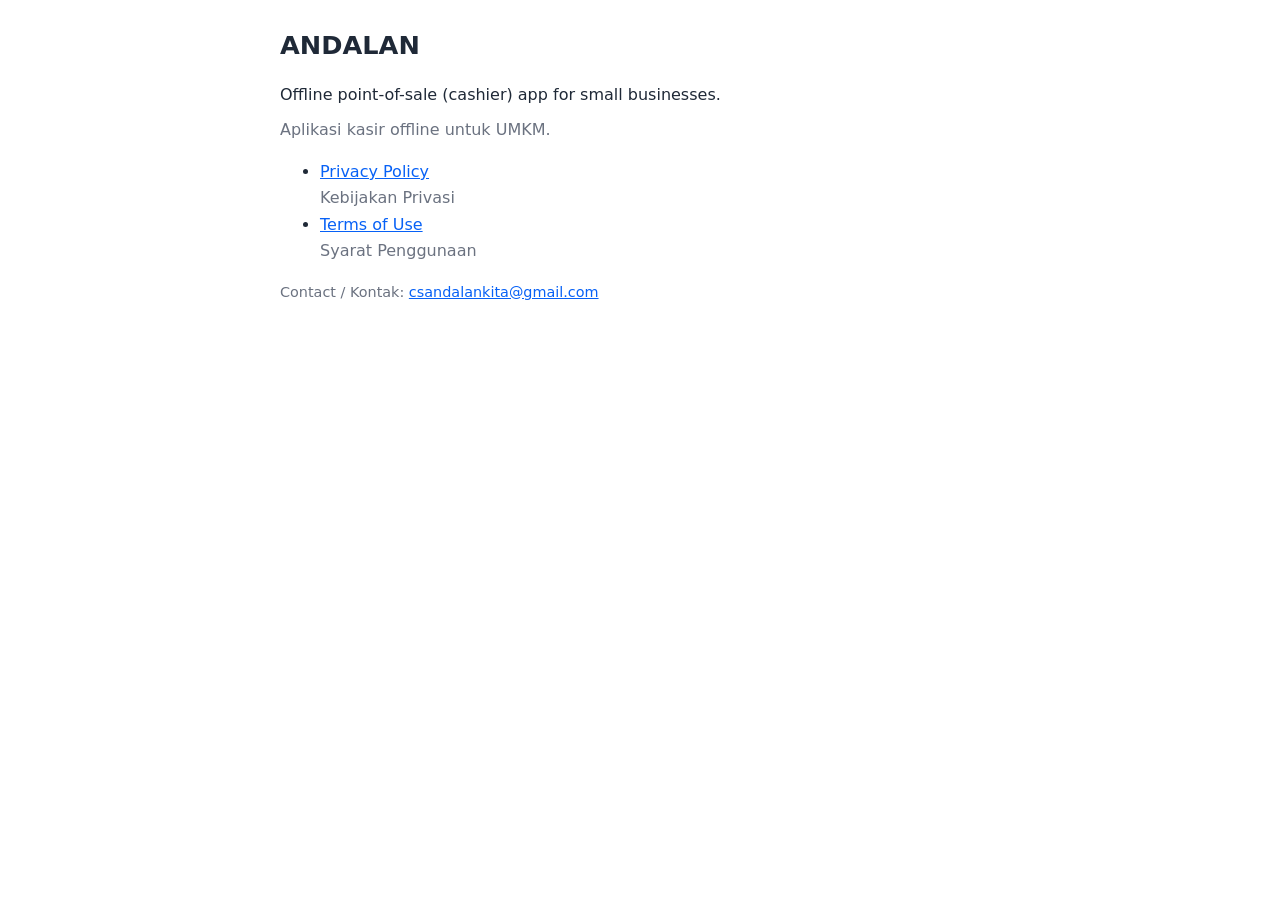
<file: index.html>
<!doctype html>
<html lang="en"><head><meta charset="utf-8"><meta name="viewport" content="width=device-width,initial-scale=1">
<title>ANDALAN — Legal</title><link rel="stylesheet" href="style.css"></head>
<body><main>
<h1>ANDALAN</h1>
<p>Offline point-of-sale (cashier) app for small businesses.</p>
<p class="id" lang="id">Aplikasi kasir offline untuk UMKM.</p>
<ul>
<li><a href="privacy.html">Privacy Policy</a> <span class="id" lang="id">Kebijakan Privasi</span></li>
<li><a href="terms.html">Terms of Use</a> <span class="id" lang="id">Syarat Penggunaan</span></li>
</ul>
<p class="muted">Contact / Kontak: <a href="mailto:csandalankita@gmail.com">csandalankita@gmail.com</a></p>
</main></body></html>
</file>
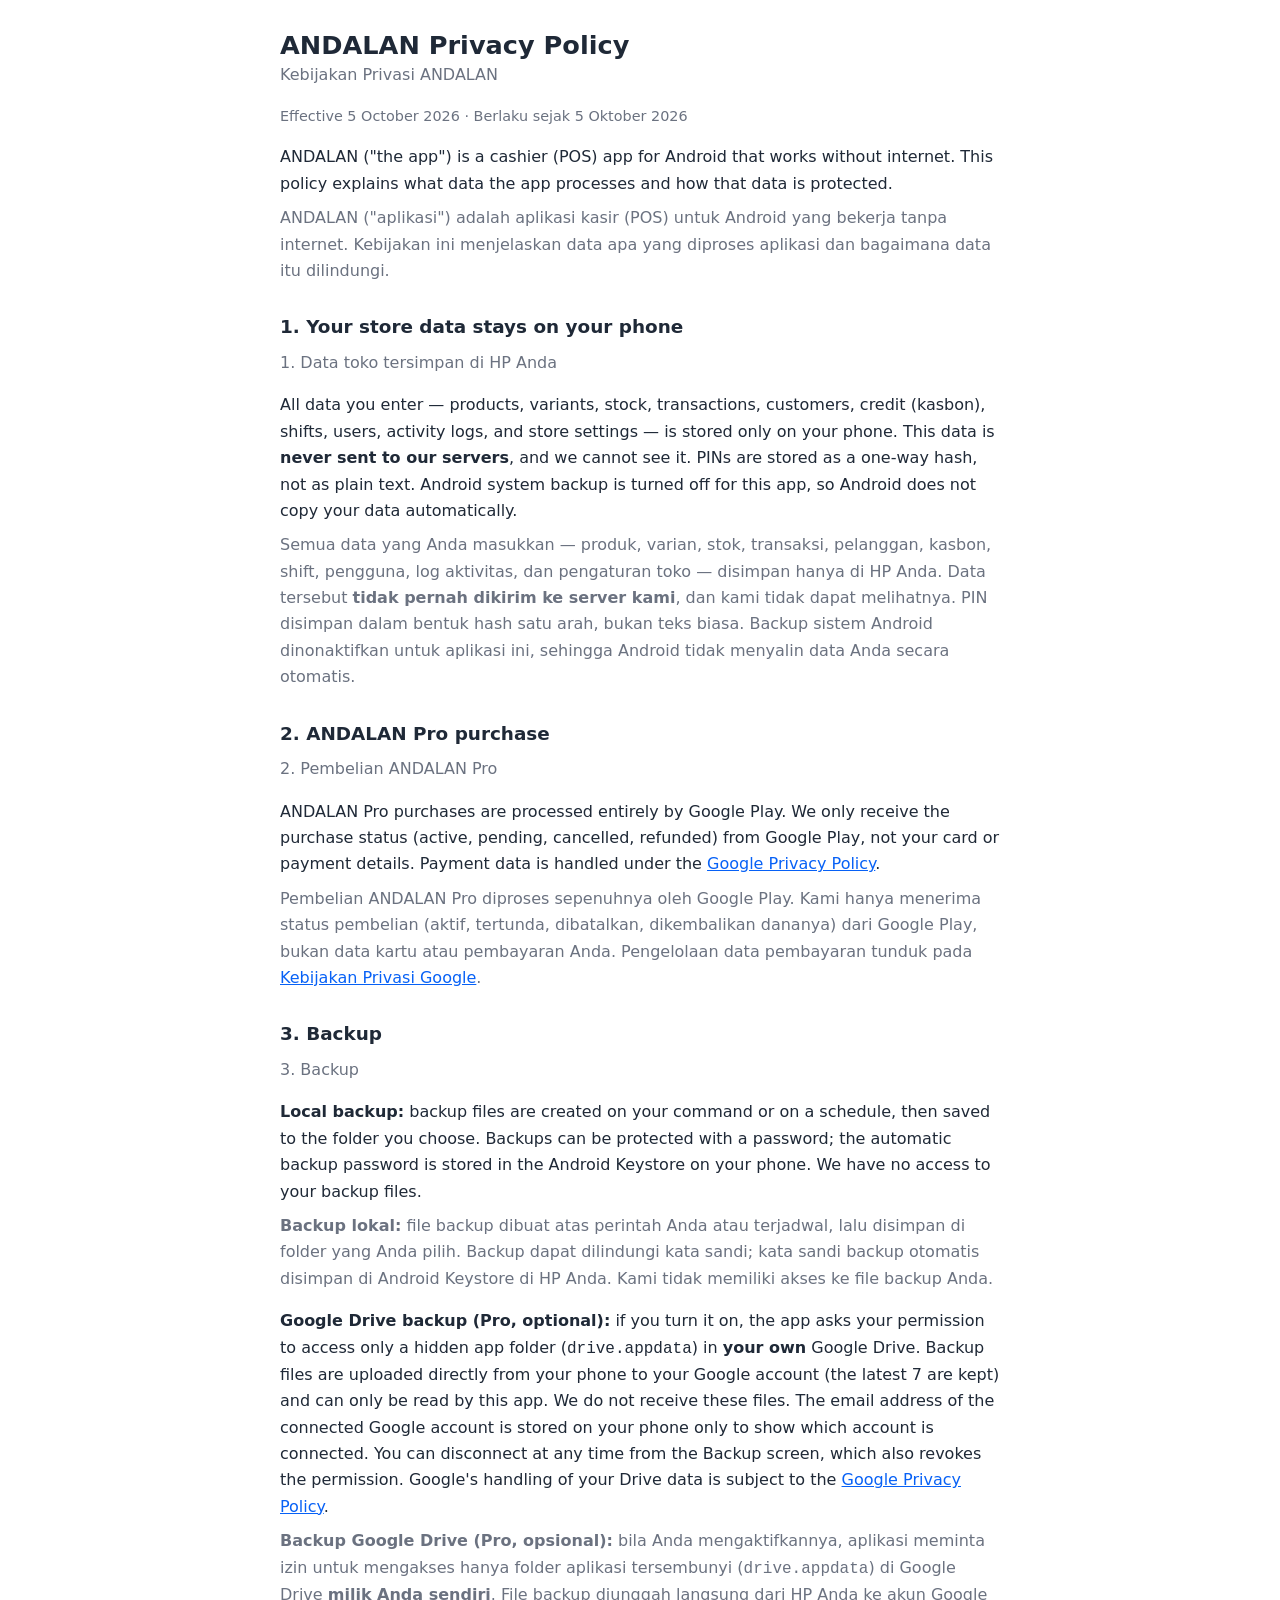
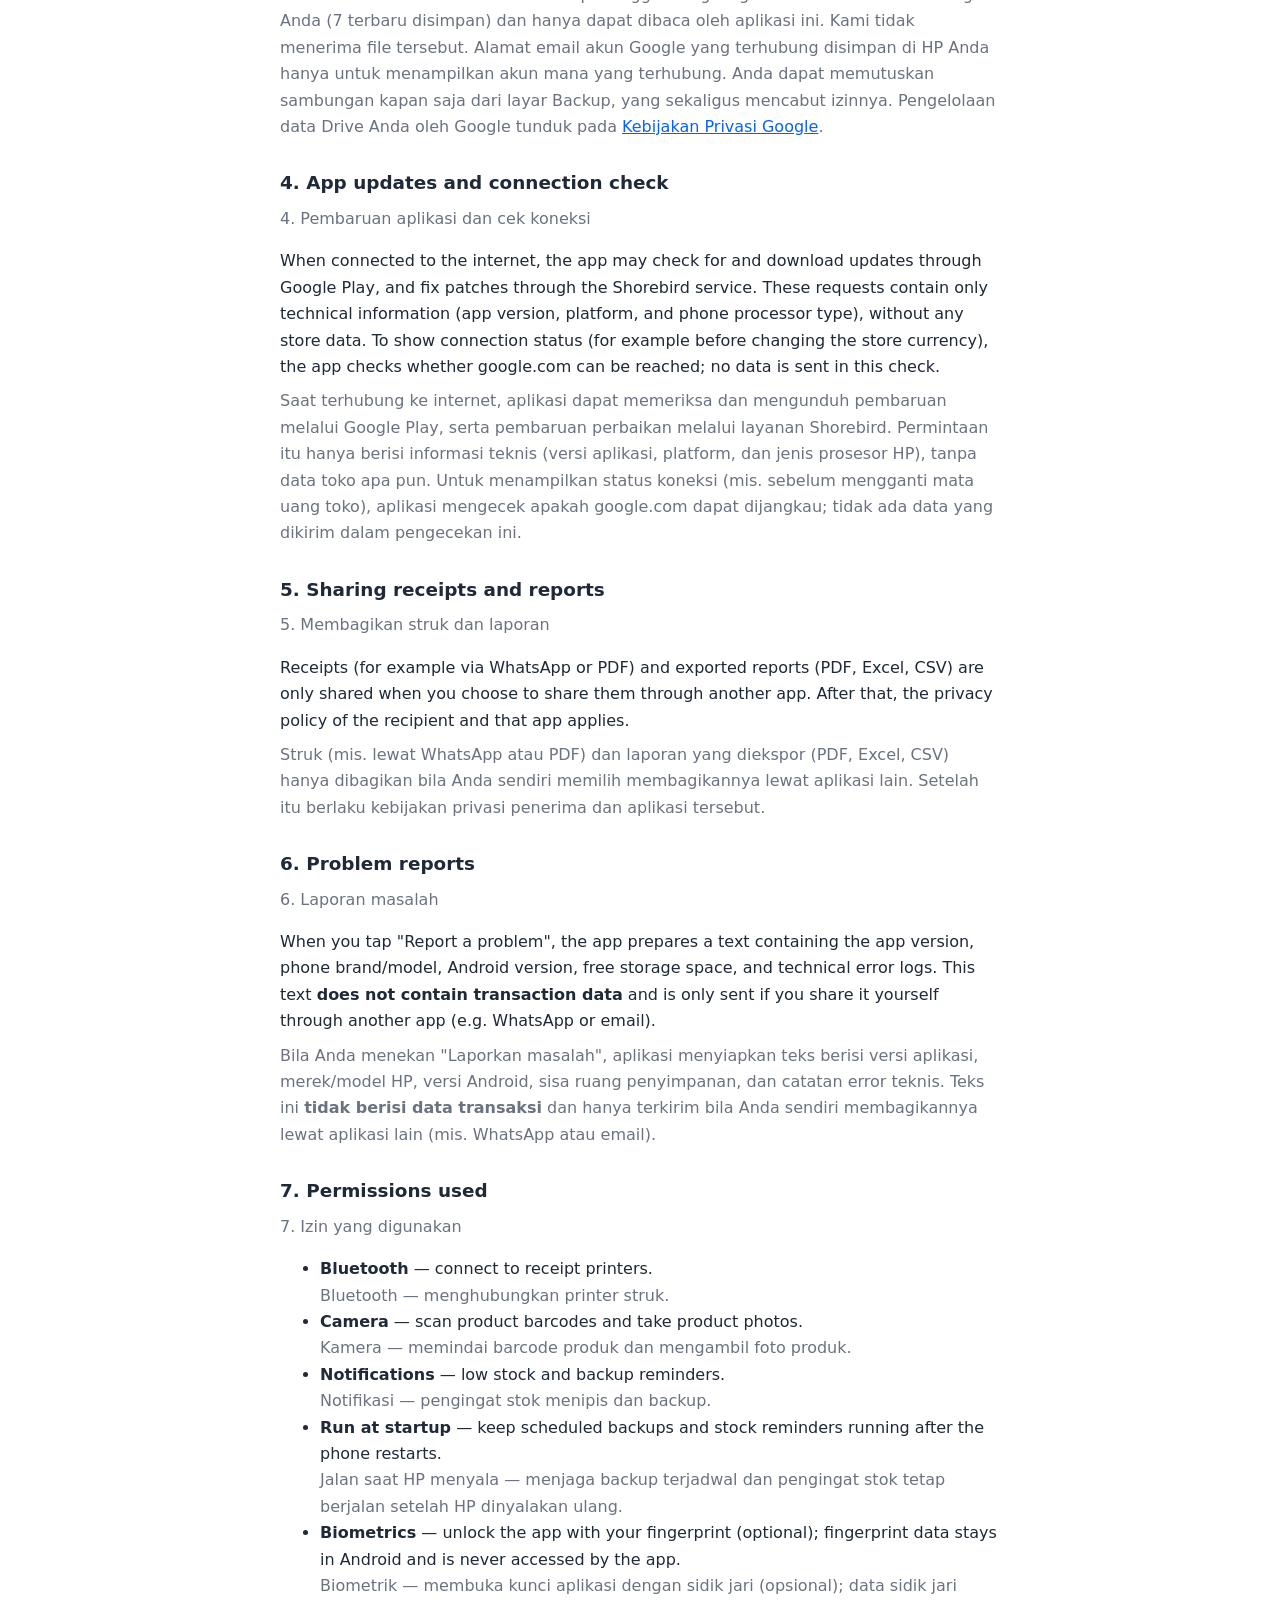
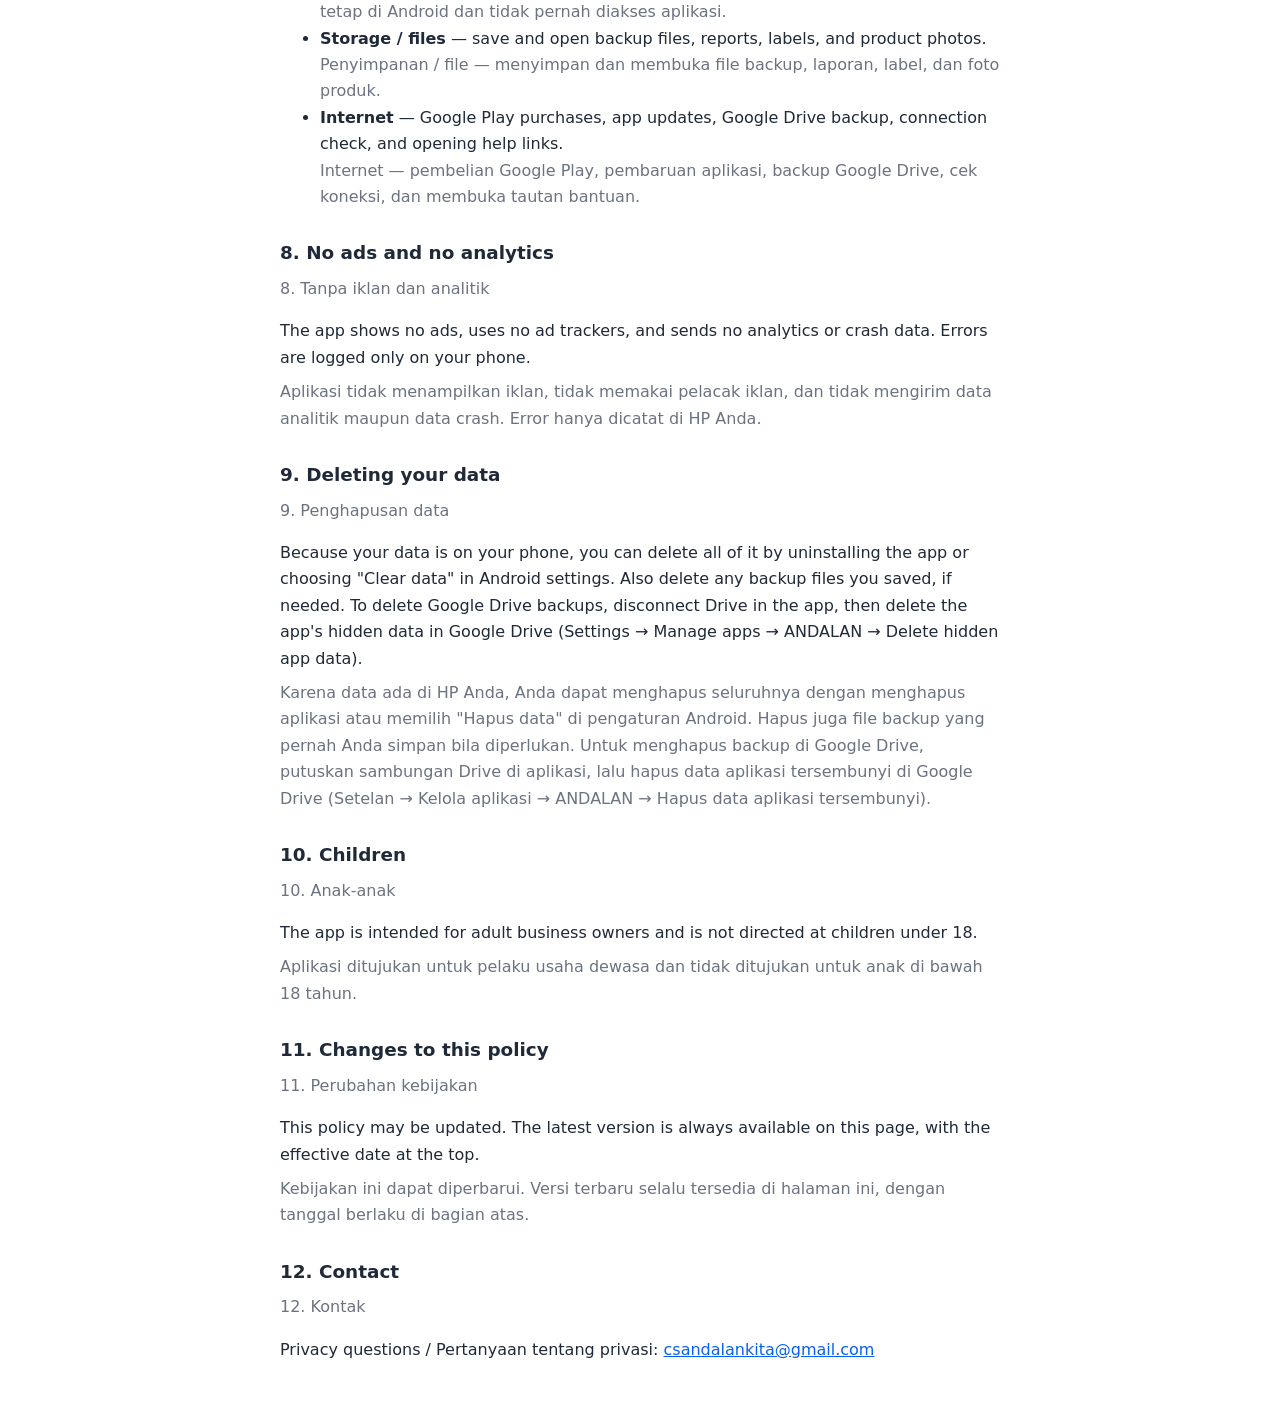
<file: privacy.html>
<!doctype html>
<html lang="en"><head><meta charset="utf-8"><meta name="viewport" content="width=device-width,initial-scale=1">
<title>ANDALAN Privacy Policy — Kebijakan Privasi</title><link rel="stylesheet" href="style.css"></head>
<body><main>
<h1>ANDALAN Privacy Policy</h1>
<p class="id" lang="id">Kebijakan Privasi ANDALAN</p>
<p class="muted">Effective 5 October 2026 · Berlaku sejak 5 Oktober 2026</p>

<p>ANDALAN ("the app") is a cashier (POS) app for Android that works without internet. This policy explains what data the app processes and how that data is protected.</p>
<p class="id" lang="id">ANDALAN ("aplikasi") adalah aplikasi kasir (POS) untuk Android yang bekerja tanpa internet. Kebijakan ini menjelaskan data apa yang diproses aplikasi dan bagaimana data itu dilindungi.</p>

<h2>1. Your store data stays on your phone</h2>
<p class="id" lang="id">1. Data toko tersimpan di HP Anda</p>
<p>All data you enter — products, variants, stock, transactions, customers, credit (kasbon), shifts, users, activity logs, and store settings — is stored only on your phone. This data is <strong>never sent to our servers</strong>, and we cannot see it. PINs are stored as a one-way hash, not as plain text. Android system backup is turned off for this app, so Android does not copy your data automatically.</p>
<p class="id" lang="id">Semua data yang Anda masukkan — produk, varian, stok, transaksi, pelanggan, kasbon, shift, pengguna, log aktivitas, dan pengaturan toko — disimpan hanya di HP Anda. Data tersebut <strong>tidak pernah dikirim ke server kami</strong>, dan kami tidak dapat melihatnya. PIN disimpan dalam bentuk hash satu arah, bukan teks biasa. Backup sistem Android dinonaktifkan untuk aplikasi ini, sehingga Android tidak menyalin data Anda secara otomatis.</p>

<h2>2. ANDALAN Pro purchase</h2>
<p class="id" lang="id">2. Pembelian ANDALAN Pro</p>
<p>ANDALAN Pro purchases are processed entirely by Google Play. We only receive the purchase status (active, pending, cancelled, refunded) from Google Play, not your card or payment details. Payment data is handled under the <a href="https://policies.google.com/privacy">Google Privacy Policy</a>.</p>
<p class="id" lang="id">Pembelian ANDALAN Pro diproses sepenuhnya oleh Google Play. Kami hanya menerima status pembelian (aktif, tertunda, dibatalkan, dikembalikan dananya) dari Google Play, bukan data kartu atau pembayaran Anda. Pengelolaan data pembayaran tunduk pada <a href="https://policies.google.com/privacy">Kebijakan Privasi Google</a>.</p>

<h2>3. Backup</h2>
<p class="id" lang="id">3. Backup</p>
<p><strong>Local backup:</strong> backup files are created on your command or on a schedule, then saved to the folder you choose. Backups can be protected with a password; the automatic backup password is stored in the Android Keystore on your phone. We have no access to your backup files.</p>
<p class="id" lang="id"><strong>Backup lokal:</strong> file backup dibuat atas perintah Anda atau terjadwal, lalu disimpan di folder yang Anda pilih. Backup dapat dilindungi kata sandi; kata sandi backup otomatis disimpan di Android Keystore di HP Anda. Kami tidak memiliki akses ke file backup Anda.</p>
<p><strong>Google Drive backup (Pro, optional):</strong> if you turn it on, the app asks your permission to access only a hidden app folder (<code>drive.appdata</code>) in <strong>your own</strong> Google Drive. Backup files are uploaded directly from your phone to your Google account (the latest 7 are kept) and can only be read by this app. We do not receive these files. The email address of the connected Google account is stored on your phone only to show which account is connected. You can disconnect at any time from the Backup screen, which also revokes the permission. Google's handling of your Drive data is subject to the <a href="https://policies.google.com/privacy">Google Privacy Policy</a>.</p>
<p class="id" lang="id"><strong>Backup Google Drive (Pro, opsional):</strong> bila Anda mengaktifkannya, aplikasi meminta izin untuk mengakses hanya folder aplikasi tersembunyi (<code>drive.appdata</code>) di Google Drive <strong>milik Anda sendiri</strong>. File backup diunggah langsung dari HP Anda ke akun Google Anda (7 terbaru disimpan) dan hanya dapat dibaca oleh aplikasi ini. Kami tidak menerima file tersebut. Alamat email akun Google yang terhubung disimpan di HP Anda hanya untuk menampilkan akun mana yang terhubung. Anda dapat memutuskan sambungan kapan saja dari layar Backup, yang sekaligus mencabut izinnya. Pengelolaan data Drive Anda oleh Google tunduk pada <a href="https://policies.google.com/privacy">Kebijakan Privasi Google</a>.</p>

<h2>4. App updates and connection check</h2>
<p class="id" lang="id">4. Pembaruan aplikasi dan cek koneksi</p>
<p>When connected to the internet, the app may check for and download updates through Google Play, and fix patches through the Shorebird service. These requests contain only technical information (app version, platform, and phone processor type), without any store data. To show connection status (for example before changing the store currency), the app checks whether google.com can be reached; no data is sent in this check.</p>
<p class="id" lang="id">Saat terhubung ke internet, aplikasi dapat memeriksa dan mengunduh pembaruan melalui Google Play, serta pembaruan perbaikan melalui layanan Shorebird. Permintaan itu hanya berisi informasi teknis (versi aplikasi, platform, dan jenis prosesor HP), tanpa data toko apa pun. Untuk menampilkan status koneksi (mis. sebelum mengganti mata uang toko), aplikasi mengecek apakah google.com dapat dijangkau; tidak ada data yang dikirim dalam pengecekan ini.</p>

<h2>5. Sharing receipts and reports</h2>
<p class="id" lang="id">5. Membagikan struk dan laporan</p>
<p>Receipts (for example via WhatsApp or PDF) and exported reports (PDF, Excel, CSV) are only shared when you choose to share them through another app. After that, the privacy policy of the recipient and that app applies.</p>
<p class="id" lang="id">Struk (mis. lewat WhatsApp atau PDF) dan laporan yang diekspor (PDF, Excel, CSV) hanya dibagikan bila Anda sendiri memilih membagikannya lewat aplikasi lain. Setelah itu berlaku kebijakan privasi penerima dan aplikasi tersebut.</p>

<h2>6. Problem reports</h2>
<p class="id" lang="id">6. Laporan masalah</p>
<p>When you tap "Report a problem", the app prepares a text containing the app version, phone brand/model, Android version, free storage space, and technical error logs. This text <strong>does not contain transaction data</strong> and is only sent if you share it yourself through another app (e.g. WhatsApp or email).</p>
<p class="id" lang="id">Bila Anda menekan "Laporkan masalah", aplikasi menyiapkan teks berisi versi aplikasi, merek/model HP, versi Android, sisa ruang penyimpanan, dan catatan error teknis. Teks ini <strong>tidak berisi data transaksi</strong> dan hanya terkirim bila Anda sendiri membagikannya lewat aplikasi lain (mis. WhatsApp atau email).</p>

<h2>7. Permissions used</h2>
<p class="id" lang="id">7. Izin yang digunakan</p>
<ul>
<li><strong>Bluetooth</strong> — connect to receipt printers. <span class="id" lang="id">Bluetooth — menghubungkan printer struk.</span></li>
<li><strong>Camera</strong> — scan product barcodes and take product photos. <span class="id" lang="id">Kamera — memindai barcode produk dan mengambil foto produk.</span></li>
<li><strong>Notifications</strong> — low stock and backup reminders. <span class="id" lang="id">Notifikasi — pengingat stok menipis dan backup.</span></li>
<li><strong>Run at startup</strong> — keep scheduled backups and stock reminders running after the phone restarts. <span class="id" lang="id">Jalan saat HP menyala — menjaga backup terjadwal dan pengingat stok tetap berjalan setelah HP dinyalakan ulang.</span></li>
<li><strong>Biometrics</strong> — unlock the app with your fingerprint (optional); fingerprint data stays in Android and is never accessed by the app. <span class="id" lang="id">Biometrik — membuka kunci aplikasi dengan sidik jari (opsional); data sidik jari tetap di Android dan tidak pernah diakses aplikasi.</span></li>
<li><strong>Storage / files</strong> — save and open backup files, reports, labels, and product photos. <span class="id" lang="id">Penyimpanan / file — menyimpan dan membuka file backup, laporan, label, dan foto produk.</span></li>
<li><strong>Internet</strong> — Google Play purchases, app updates, Google Drive backup, connection check, and opening help links. <span class="id" lang="id">Internet — pembelian Google Play, pembaruan aplikasi, backup Google Drive, cek koneksi, dan membuka tautan bantuan.</span></li>
</ul>

<h2>8. No ads and no analytics</h2>
<p class="id" lang="id">8. Tanpa iklan dan analitik</p>
<p>The app shows no ads, uses no ad trackers, and sends no analytics or crash data. Errors are logged only on your phone.</p>
<p class="id" lang="id">Aplikasi tidak menampilkan iklan, tidak memakai pelacak iklan, dan tidak mengirim data analitik maupun data crash. Error hanya dicatat di HP Anda.</p>

<h2>9. Deleting your data</h2>
<p class="id" lang="id">9. Penghapusan data</p>
<p>Because your data is on your phone, you can delete all of it by uninstalling the app or choosing "Clear data" in Android settings. Also delete any backup files you saved, if needed. To delete Google Drive backups, disconnect Drive in the app, then delete the app's hidden data in Google Drive (Settings → Manage apps → ANDALAN → Delete hidden app data).</p>
<p class="id" lang="id">Karena data ada di HP Anda, Anda dapat menghapus seluruhnya dengan menghapus aplikasi atau memilih "Hapus data" di pengaturan Android. Hapus juga file backup yang pernah Anda simpan bila diperlukan. Untuk menghapus backup di Google Drive, putuskan sambungan Drive di aplikasi, lalu hapus data aplikasi tersembunyi di Google Drive (Setelan → Kelola aplikasi → ANDALAN → Hapus data aplikasi tersembunyi).</p>

<h2>10. Children</h2>
<p class="id" lang="id">10. Anak-anak</p>
<p>The app is intended for adult business owners and is not directed at children under 18.</p>
<p class="id" lang="id">Aplikasi ditujukan untuk pelaku usaha dewasa dan tidak ditujukan untuk anak di bawah 18 tahun.</p>

<h2>11. Changes to this policy</h2>
<p class="id" lang="id">11. Perubahan kebijakan</p>
<p>This policy may be updated. The latest version is always available on this page, with the effective date at the top.</p>
<p class="id" lang="id">Kebijakan ini dapat diperbarui. Versi terbaru selalu tersedia di halaman ini, dengan tanggal berlaku di bagian atas.</p>

<h2>12. Contact</h2>
<p class="id" lang="id">12. Kontak</p>
<p>Privacy questions / Pertanyaan tentang privasi: <a href="mailto:csandalankita@gmail.com">csandalankita@gmail.com</a></p>
</main></body></html>
</file>
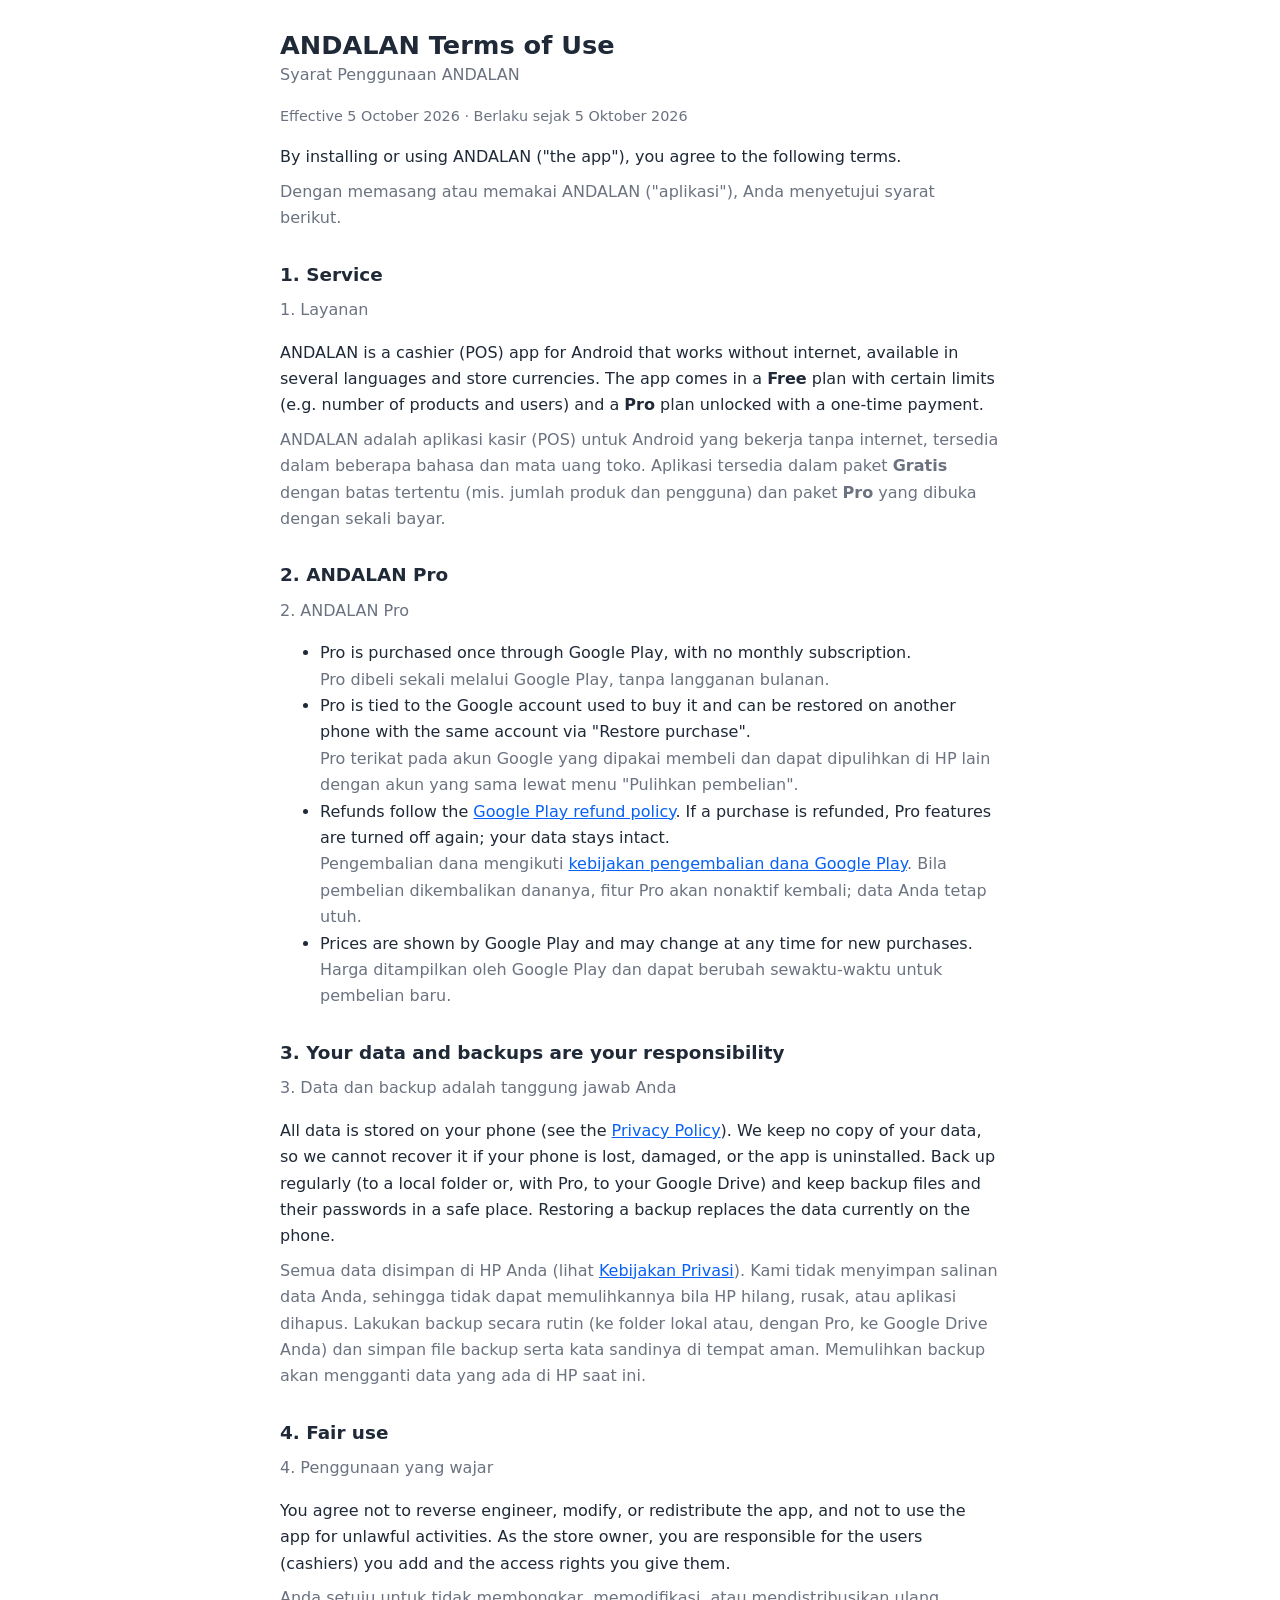
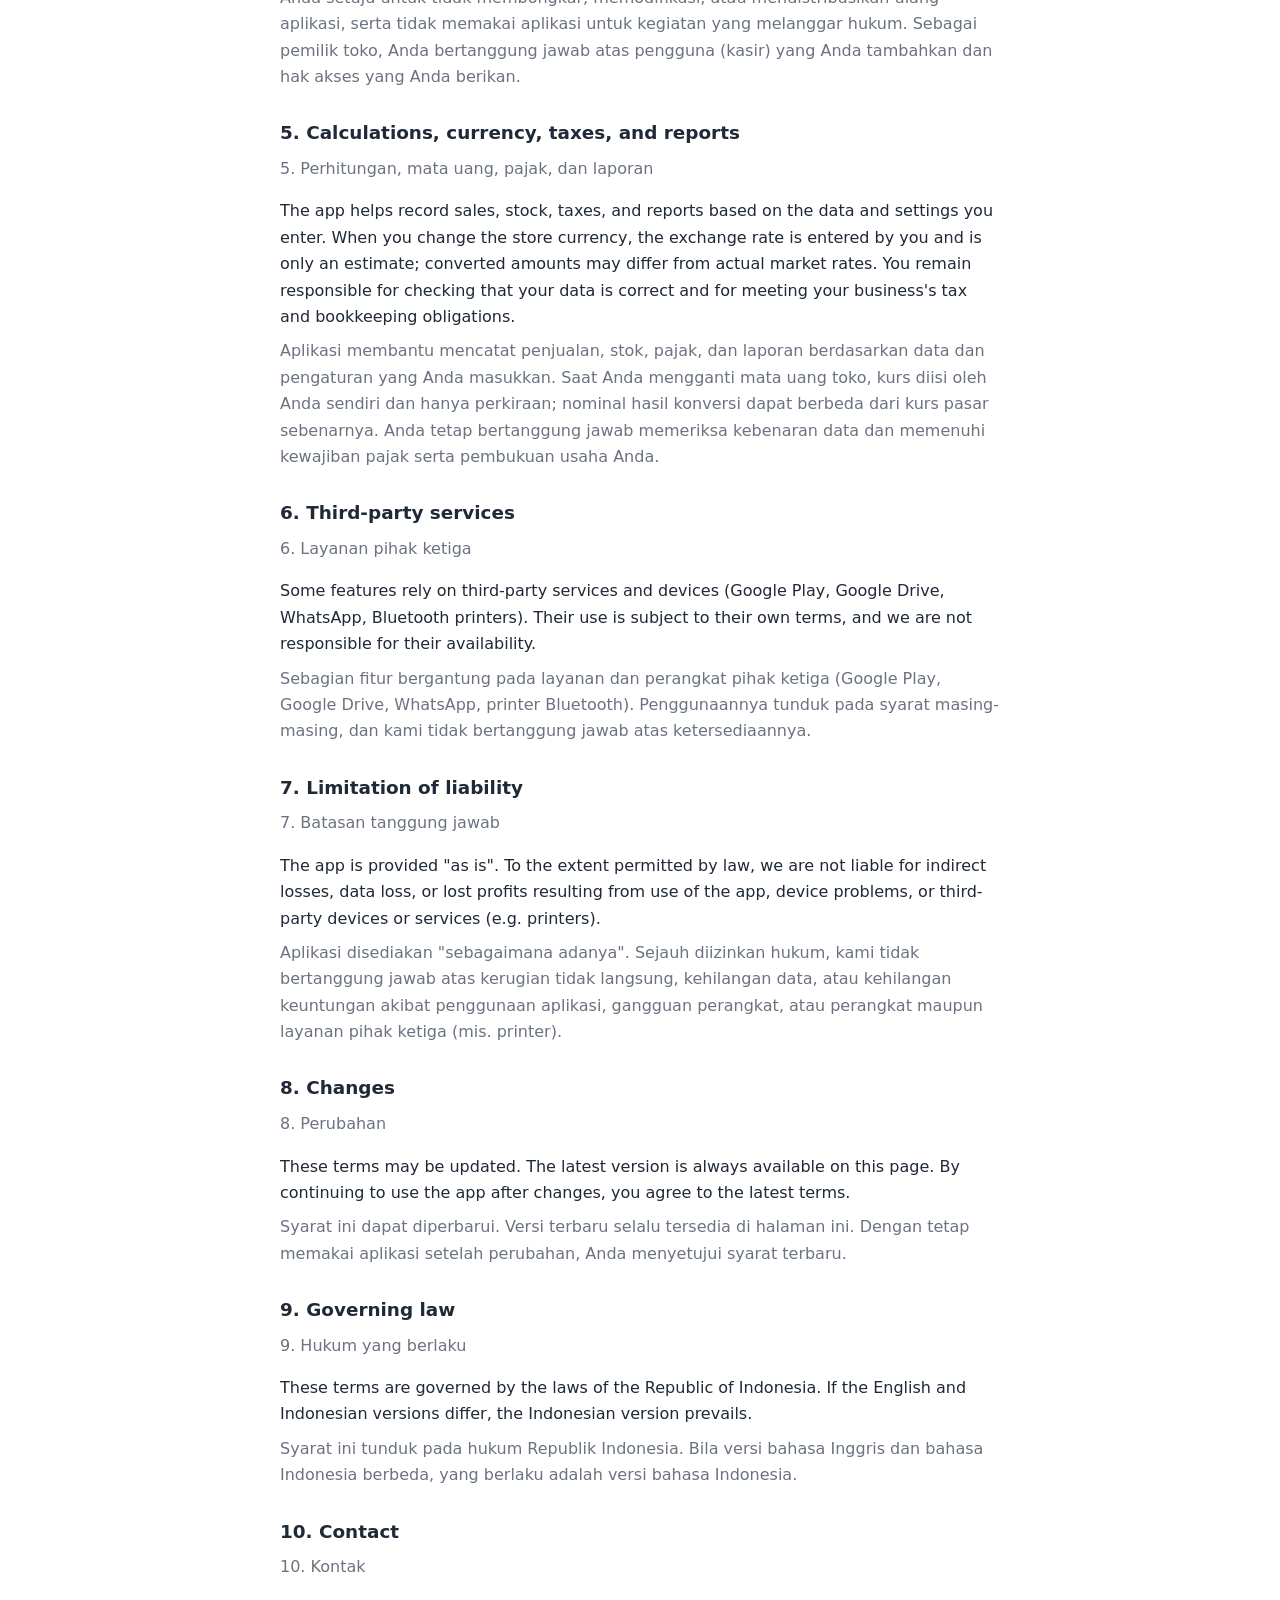
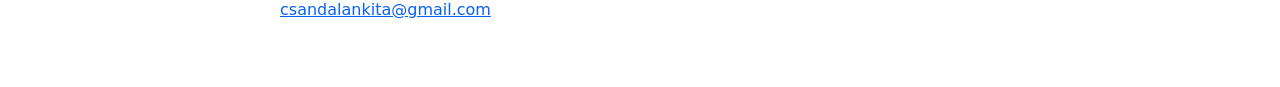
<file: terms.html>
<!doctype html>
<html lang="en"><head><meta charset="utf-8"><meta name="viewport" content="width=device-width,initial-scale=1">
<title>ANDALAN Terms of Use — Syarat Penggunaan</title><link rel="stylesheet" href="style.css"></head>
<body><main>
<h1>ANDALAN Terms of Use</h1>
<p class="id" lang="id">Syarat Penggunaan ANDALAN</p>
<p class="muted">Effective 5 October 2026 · Berlaku sejak 5 Oktober 2026</p>

<p>By installing or using ANDALAN ("the app"), you agree to the following terms.</p>
<p class="id" lang="id">Dengan memasang atau memakai ANDALAN ("aplikasi"), Anda menyetujui syarat berikut.</p>

<h2>1. Service</h2>
<p class="id" lang="id">1. Layanan</p>
<p>ANDALAN is a cashier (POS) app for Android that works without internet, available in several languages and store currencies. The app comes in a <strong>Free</strong> plan with certain limits (e.g. number of products and users) and a <strong>Pro</strong> plan unlocked with a one-time payment.</p>
<p class="id" lang="id">ANDALAN adalah aplikasi kasir (POS) untuk Android yang bekerja tanpa internet, tersedia dalam beberapa bahasa dan mata uang toko. Aplikasi tersedia dalam paket <strong>Gratis</strong> dengan batas tertentu (mis. jumlah produk dan pengguna) dan paket <strong>Pro</strong> yang dibuka dengan sekali bayar.</p>

<h2>2. ANDALAN Pro</h2>
<p class="id" lang="id">2. ANDALAN Pro</p>
<ul>
<li>Pro is purchased once through Google Play, with no monthly subscription. <span class="id" lang="id">Pro dibeli sekali melalui Google Play, tanpa langganan bulanan.</span></li>
<li>Pro is tied to the Google account used to buy it and can be restored on another phone with the same account via "Restore purchase". <span class="id" lang="id">Pro terikat pada akun Google yang dipakai membeli dan dapat dipulihkan di HP lain dengan akun yang sama lewat menu "Pulihkan pembelian".</span></li>
<li>Refunds follow the <a href="https://support.google.com/googleplay/answer/2479637">Google Play refund policy</a>. If a purchase is refunded, Pro features are turned off again; your data stays intact. <span class="id" lang="id">Pengembalian dana mengikuti <a href="https://support.google.com/googleplay/answer/2479637">kebijakan pengembalian dana Google Play</a>. Bila pembelian dikembalikan dananya, fitur Pro akan nonaktif kembali; data Anda tetap utuh.</span></li>
<li>Prices are shown by Google Play and may change at any time for new purchases. <span class="id" lang="id">Harga ditampilkan oleh Google Play dan dapat berubah sewaktu-waktu untuk pembelian baru.</span></li>
</ul>

<h2>3. Your data and backups are your responsibility</h2>
<p class="id" lang="id">3. Data dan backup adalah tanggung jawab Anda</p>
<p>All data is stored on your phone (see the <a href="privacy.html">Privacy Policy</a>). We keep no copy of your data, so we cannot recover it if your phone is lost, damaged, or the app is uninstalled. Back up regularly (to a local folder or, with Pro, to your Google Drive) and keep backup files and their passwords in a safe place. Restoring a backup replaces the data currently on the phone.</p>
<p class="id" lang="id">Semua data disimpan di HP Anda (lihat <a href="privacy.html">Kebijakan Privasi</a>). Kami tidak menyimpan salinan data Anda, sehingga tidak dapat memulihkannya bila HP hilang, rusak, atau aplikasi dihapus. Lakukan backup secara rutin (ke folder lokal atau, dengan Pro, ke Google Drive Anda) dan simpan file backup serta kata sandinya di tempat aman. Memulihkan backup akan mengganti data yang ada di HP saat ini.</p>

<h2>4. Fair use</h2>
<p class="id" lang="id">4. Penggunaan yang wajar</p>
<p>You agree not to reverse engineer, modify, or redistribute the app, and not to use the app for unlawful activities. As the store owner, you are responsible for the users (cashiers) you add and the access rights you give them.</p>
<p class="id" lang="id">Anda setuju untuk tidak membongkar, memodifikasi, atau mendistribusikan ulang aplikasi, serta tidak memakai aplikasi untuk kegiatan yang melanggar hukum. Sebagai pemilik toko, Anda bertanggung jawab atas pengguna (kasir) yang Anda tambahkan dan hak akses yang Anda berikan.</p>

<h2>5. Calculations, currency, taxes, and reports</h2>
<p class="id" lang="id">5. Perhitungan, mata uang, pajak, dan laporan</p>
<p>The app helps record sales, stock, taxes, and reports based on the data and settings you enter. When you change the store currency, the exchange rate is entered by you and is only an estimate; converted amounts may differ from actual market rates. You remain responsible for checking that your data is correct and for meeting your business's tax and bookkeeping obligations.</p>
<p class="id" lang="id">Aplikasi membantu mencatat penjualan, stok, pajak, dan laporan berdasarkan data dan pengaturan yang Anda masukkan. Saat Anda mengganti mata uang toko, kurs diisi oleh Anda sendiri dan hanya perkiraan; nominal hasil konversi dapat berbeda dari kurs pasar sebenarnya. Anda tetap bertanggung jawab memeriksa kebenaran data dan memenuhi kewajiban pajak serta pembukuan usaha Anda.</p>

<h2>6. Third-party services</h2>
<p class="id" lang="id">6. Layanan pihak ketiga</p>
<p>Some features rely on third-party services and devices (Google Play, Google Drive, WhatsApp, Bluetooth printers). Their use is subject to their own terms, and we are not responsible for their availability.</p>
<p class="id" lang="id">Sebagian fitur bergantung pada layanan dan perangkat pihak ketiga (Google Play, Google Drive, WhatsApp, printer Bluetooth). Penggunaannya tunduk pada syarat masing-masing, dan kami tidak bertanggung jawab atas ketersediaannya.</p>

<h2>7. Limitation of liability</h2>
<p class="id" lang="id">7. Batasan tanggung jawab</p>
<p>The app is provided "as is". To the extent permitted by law, we are not liable for indirect losses, data loss, or lost profits resulting from use of the app, device problems, or third-party devices or services (e.g. printers).</p>
<p class="id" lang="id">Aplikasi disediakan "sebagaimana adanya". Sejauh diizinkan hukum, kami tidak bertanggung jawab atas kerugian tidak langsung, kehilangan data, atau kehilangan keuntungan akibat penggunaan aplikasi, gangguan perangkat, atau perangkat maupun layanan pihak ketiga (mis. printer).</p>

<h2>8. Changes</h2>
<p class="id" lang="id">8. Perubahan</p>
<p>These terms may be updated. The latest version is always available on this page. By continuing to use the app after changes, you agree to the latest terms.</p>
<p class="id" lang="id">Syarat ini dapat diperbarui. Versi terbaru selalu tersedia di halaman ini. Dengan tetap memakai aplikasi setelah perubahan, Anda menyetujui syarat terbaru.</p>

<h2>9. Governing law</h2>
<p class="id" lang="id">9. Hukum yang berlaku</p>
<p>These terms are governed by the laws of the Republic of Indonesia. If the English and Indonesian versions differ, the Indonesian version prevails.</p>
<p class="id" lang="id">Syarat ini tunduk pada hukum Republik Indonesia. Bila versi bahasa Inggris dan bahasa Indonesia berbeda, yang berlaku adalah versi bahasa Indonesia.</p>

<h2>10. Contact</h2>
<p class="id" lang="id">10. Kontak</p>
<p><a href="mailto:csandalankita@gmail.com">csandalankita@gmail.com</a></p>
</main></body></html>
</file>
<file: style.css>
:root{--bg:#fff;--fg:#1f2937;--muted:#6b7280;--accent:#0761F6}
@media (prefers-color-scheme:dark){:root{--bg:#111827;--fg:#e5e7eb;--muted:#9ca3af;--accent:#60a5fa}}
body{margin:0;background:var(--bg);color:var(--fg);font:16px/1.65 system-ui,-apple-system,"Segoe UI",Roboto,sans-serif}
main{max-width:720px;margin:0 auto;padding:24px 16px 48px}
h1{font-size:1.6rem;margin:0 0 4px}h2{font-size:1.15rem;margin-top:28px}
.muted{color:var(--muted);font-size:.9rem}a{color:var(--accent)}
.id{color:var(--muted);margin-top:-8px}li .id{display:block;margin-top:0}
</file>
